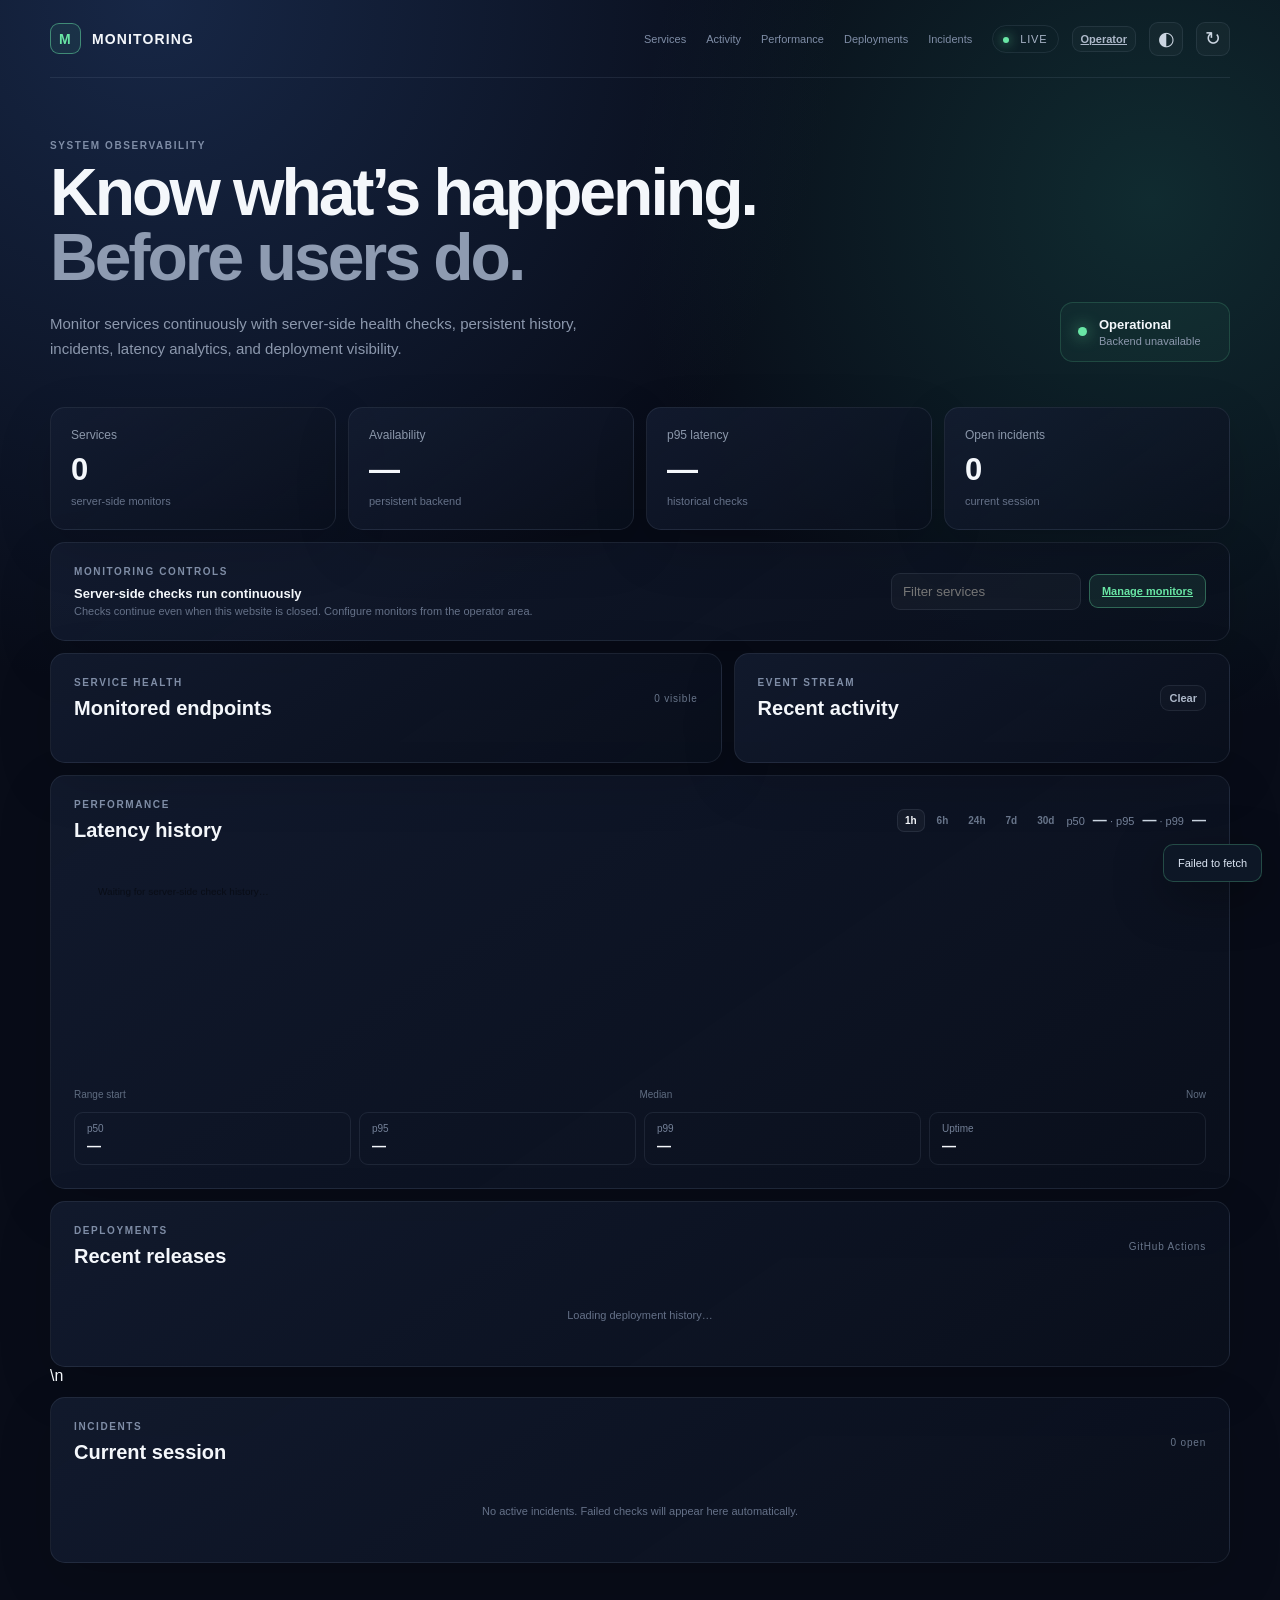
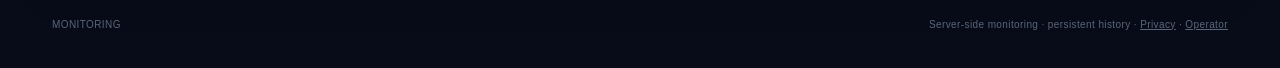
<file: index.html>
<!doctype html>
<html lang="en"><head>
<meta charset="utf-8"><meta name="viewport" content="width=device-width, initial-scale=1"><meta name="theme-color" content="#080c18">
<meta name="description" content="MONITORING — a privacy-conscious service observability dashboard."><meta name="robots" content="index,follow">
<meta http-equiv="Content-Security-Policy" content="default-src 'self'; connect-src 'self' https:; img-src 'self' data:; style-src 'self' https://fonts.googleapis.com; font-src https://fonts.gstatic.com; script-src 'self'; object-src 'none'; base-uri 'self'; form-action 'self'">
<link rel="canonical" href="https://kolkata-janta-party.github.io/MONITORING/"><link rel="icon" href="favicon.svg" type="image/svg+xml"><link rel="manifest" href="manifest.webmanifest">
<title>MONITORING — Observability Dashboard</title><link rel="preconnect" href="https://fonts.googleapis.com"><link rel="preconnect" href="https://fonts.gstatic.com" crossorigin>
<link href="https://fonts.googleapis.com/css2?family=DM+Sans:wght@400;500;600;700&family=Space+Grotesk:wght@500;600;700&display=swap" rel="stylesheet"><link rel="stylesheet" href="styles.css"></head>
<body><div class="shell">
<header class="topbar"><a class="brand" href="./" aria-label="MONITORING home"><span class="brand-mark" aria-hidden="true">M</span><span>MONITORING</span></a>
<nav class="topbar-nav" aria-label="Dashboard sections"><a href="#services-panel">Services</a><a href="#events-panel">Activity</a><a href="#performance">Performance</a><a href="#deployments">Deployments</a><a href="#incidents">Incidents</a></nav>
<div class="topbar-actions"><span class="live-pill"><i aria-hidden="true"></i> LIVE</span><a class="text-btn" href="operator.html">Operator</a><button id="themeBtn" class="icon-btn" type="button" aria-label="Toggle theme" title="Toggle theme">◐</button><button id="refreshBtn" class="icon-btn" type="button" aria-label="Run health checks" title="Run health checks">↻</button></div></header>
<main>
<section class="hero" aria-labelledby="hero-title"><div><p class="eyebrow">SYSTEM OBSERVABILITY</p><h1 id="hero-title">Know what’s happening.<br><span>Before users do.</span></h1><p class="hero-copy">Monitor services continuously with server-side health checks, persistent history, incidents, latency analytics, and deployment visibility.</p></div>
<div class="status-card" id="overallStatus" role="status" aria-live="polite"><span class="status-dot" aria-hidden="true"></span><div><strong id="overallStatusText">Operational</strong><small id="updatedAt">Ready for health checks</small></div></div></section>
<section class="kpis" aria-label="Key metrics"><article class="kpi"><span>Services</span><strong id="serviceCount">0</strong><small>server-side monitors</small></article><article class="kpi"><span>Availability</span><strong id="availability">—</strong><small>persistent backend</small></article><article class="kpi"><span>p95 latency</span><strong id="p95">—</strong><small>historical checks</small></article><article class="kpi"><span>Open incidents</span><strong id="incidentCount">0</strong><small>current session</small></article></section>
<section class="toolbar panel" aria-label="Monitoring controls"><div><p class="eyebrow">MONITORING CONTROLS</p><strong>Server-side checks run continuously</strong><small>Checks continue even when this website is closed. Configure monitors from the operator area.</small></div><div class="toolbar-actions"><label class="search"><span class="sr-only">Filter services</span><input id="serviceFilter" type="search" placeholder="Filter services" autocomplete="off"></label><a class="primary-btn" href="operator.html">Manage monitors</a></div></section>
<section class="grid"><article class="panel services-panel" id="services-panel"><div class="panel-head"><div><p class="eyebrow">SERVICE HEALTH</p><h2>Monitored endpoints</h2></div><span class="panel-meta" id="serviceMeta">0 visible</span></div><div id="services" class="service-list" aria-live="polite"></div><div id="emptyServices" class="empty-state" hidden>No endpoints match this filter.</div></article>
<article class="panel events-panel" id="events-panel"><div class="panel-head"><div><p class="eyebrow">EVENT STREAM</p><h2>Recent activity</h2></div><button id="clearEventsBtn" class="text-btn" type="button">Clear</button></div><div id="events" class="events-list" aria-live="polite"></div><div id="emptyEvents" class="empty-state" hidden>No events yet.</div></article></section>
<section class="panel chart-panel" id="performance" aria-labelledby="performance-title"><div class="panel-head"><div><p class="eyebrow">PERFORMANCE</p><h2 id="performance-title">Latency history</h2></div><div class="chart-tools"><button class="range-btn active" data-range="1h">1h</button><button class="range-btn" data-range="6h">6h</button><button class="range-btn" data-range="24h">24h</button><button class="range-btn" data-range="7d">7d</button><button class="range-btn" data-range="30d">30d</button><span class="chart-value">p50 <strong>—</strong> · p95 <strong id="chartP95">—</strong> · p99 <strong>—</strong></span></div></div><div class="chart-wrap"><canvas id="latencyChart" aria-label="API latency history" role="img"></canvas></div><div class="chart-axis" aria-hidden="true"><span>Range start</span><span>Median</span><span>Now</span></div><div class="analytics-strip"><span>p50 <b id="chartP50">—</b></span><span>p95 <b id="chartP95Bottom">—</b></span><span>p99 <b id="chartP99">—</b></span><span>Uptime <b id="chartUptime">—</b></span></div></section>
<section class="panel deployments-panel" id="deployments" aria-labelledby="deployments-title"><div class="panel-head"><div><p class="eyebrow">DEPLOYMENTS</p><h2 id="deployments-title">Recent releases</h2></div><span class="panel-meta">GitHub Actions</span></div><div id="deploymentsList" class="deployment-list" aria-live="polite"><div class="empty-state">Loading deployment history…</div></div></section>\n<section class="panel incidents-panel" id="incidents" aria-labelledby="incidents-title"><div class="panel-head"><div><p class="eyebrow">INCIDENTS</p><h2 id="incidents-title">Current session</h2></div><span class="panel-meta" id="incidentMeta">0 open</span></div><div id="incidentsList" class="incident-list" aria-live="polite"></div><div id="emptyIncidents" class="empty-state">No active incidents. Failed checks will appear here automatically.</div></section>
</main><footer><span>MONITORING</span><span>Server-side monitoring · persistent history · <a href="privacy.html">Privacy</a> · <a href="operator.html">Operator</a></span></footer></div>

<div id="toast" class="toast" role="status" aria-live="polite"></div><noscript><div class="noscript">JavaScript is required for monitoring checks and the interactive dashboard.</div></noscript><script src="app.js" defer></script>
</body></html>
</file>
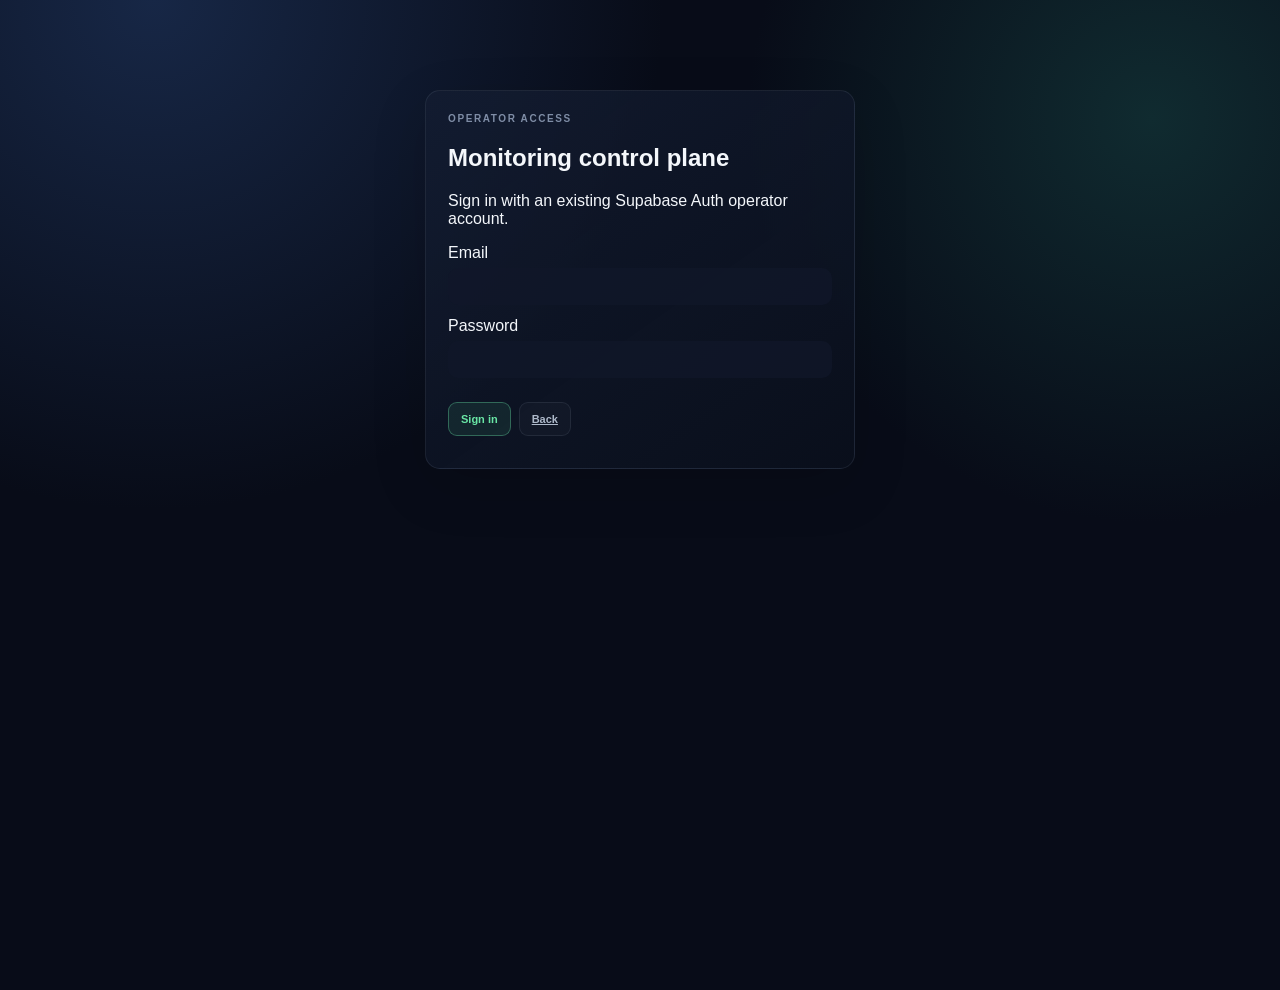
<file: operator.html>
<!doctype html>
<html lang="en"><head><meta charset="utf-8"><meta name="viewport" content="width=device-width,initial-scale=1"><meta name="theme-color" content="#080c18"><meta name="description" content="MONITORING operator console"><link rel="icon" href="favicon.svg" type="image/svg+xml"><link rel="stylesheet" href="styles.css"><link rel="stylesheet" href="operator.css"><meta http-equiv="Content-Security-Policy" content="default-src 'self'; connect-src 'self' https://zbtvhoutdmlszsngihpn.supabase.co; style-src 'self'; script-src 'self'; img-src 'self' data:; object-src 'none'; base-uri 'self'; form-action 'self'><title>Operator — MONITORING</title></head>
<body><main class="operator">
<section id="loginView" class="panel op-panel login-card"><p class="eyebrow">OPERATOR ACCESS</p><h1>Monitoring control plane</h1><p>Sign in with an existing Supabase Auth operator account.</p><form id="loginForm" class="op-form"><label class="wide">Email<input id="loginEmail" type="email" autocomplete="username" required></label><label class="wide">Password<input id="loginPassword" type="password" autocomplete="current-password" required></label><div class="op-actions wide"><button class="primary-btn" type="submit">Sign in</button><a class="ghost-btn" href="./">Back</a></div></form><p id="loginMsg" class="form-note"></p></section>
<section id="console" class="hidden"><div class="op-head"><div><p class="eyebrow">OPERATOR CONSOLE</p><h1>Monitoring control plane</h1><p id="operatorIdentity"></p></div><div class="op-actions"><a class="ghost-btn" href="./">Dashboard</a><button id="logout" class="ghost-btn">Sign out</button></div></div>
<div class="op-grid">
<section class="panel op-panel"><div class="panel-head"><div><p class="eyebrow">MONITORS</p><h2>Configure services</h2></div></div><form id="monitorForm" class="op-form"><input id="monitorId" type="hidden"><label>Name<input id="mName" required maxlength="120"></label><label>URL<input id="mUrl" type="url" required></label><label>Interval (seconds)<input id="mInterval" type="number" min="30" max="86400" value="60"></label><label>Timeout (ms)<input id="mTimeout" type="number" min="1000" max="30000" value="8000"></label><label>Failure threshold<input id="mFailure" type="number" min="1" max="20" value="2"></label><label>Recovery threshold<input id="mRecovery" type="number" min="1" max="20" value="1"></label><label>Expected HTTP min<input id="mMin" type="number" min="100" max="599" value="200"></label><label>Expected HTTP max<input id="mMax" type="number" min="100" max="599" value="399"></label><label class="wide"><span>Enabled</span><input id="mEnabled" type="checkbox" checked></label><div class="op-actions wide"><button class="primary-btn" type="submit">Save monitor</button><button id="resetMonitor" class="ghost-btn" type="button">Clear</button></div></form><div id="monitorList" class="op-list"></div></section>
<section class="panel op-panel"><p class="eyebrow">INCIDENTS</p><h2>Incident lifecycle</h2><div id="incidentList" class="op-list"></div></section>
<section class="panel op-panel"><p class="eyebrow">MAINTENANCE</p><h2>Scheduled downtime</h2><form id="maintenanceForm" class="op-form"><label>Monitor<select id="maintenanceMonitor" required></select></label><label>Reason<input id="maintenanceReason" value="Scheduled maintenance"></label><label>Starts<input id="maintenanceStart" type="datetime-local" required></label><label>Ends<input id="maintenanceEnd" type="datetime-local" required></label><div class="op-actions wide"><button class="primary-btn">Schedule</button></div></form><div id="maintenanceList" class="op-list"></div></section>
<section class="panel op-panel"><p class="eyebrow">ALERTS</p><h2>Channels & rules</h2><form id="channelForm" class="op-form"><label>Name<input id="channelName" required></label><label>Type<select id="channelType"><option value="webhook">Webhook</option><option value="email">Email</option></select></label><label class="wide">Destination<input id="channelDestination" required placeholder="https://... or alert@example.com"></label><div class="op-actions wide"><button class="primary-btn">Add channel</button></div></form><div id="channelList" class="op-list"></div><hr><form id="ruleForm" class="op-form"><label>Name<input id="ruleName" required></label><label>Channel<select id="ruleChannel" required></select></label><label>Monitor<select id="ruleMonitor"><option value="">All monitors</option></select></label><label>Trigger<select id="ruleTrigger"><option value="incident_opened">Incident opened</option><option value="incident_resolved">Recovery</option></select></label><label>Consecutive failures<input id="ruleFailures" type="number" min="1" max="20" value="2"></label><div class="op-actions wide"><button class="primary-btn">Add rule</button></div></form><div id="ruleList" class="op-list"></div></section>
<section class="panel op-panel"><p class="eyebrow">DEPLOYMENTS</p><h2>Record release events</h2><form id="deploymentForm" class="op-form"><label>Provider<input id="depProvider" value="manual"></label><label>Status<select id="depStatus"><option>success</option><option>in_progress</option><option>failure</option><option>queued</option><option>cancelled</option><option>unknown</option></select></label><label>SHA<input id="depSha"></label><label>Branch<input id="depBranch" value="main"></label><label>URL<input id="depUrl" type="url"></label><label>Monitor<select id="depMonitor"><option value="">None</option></select></label><div class="op-actions wide"><button class="primary-btn">Record deployment</button></div></form><div id="deploymentList" class="op-list"></div></section>
</div></section><div id="toast" class="toast" role="status" aria-live="polite"></div></main><script src="operator.js" defer></script></body></html>
</file>
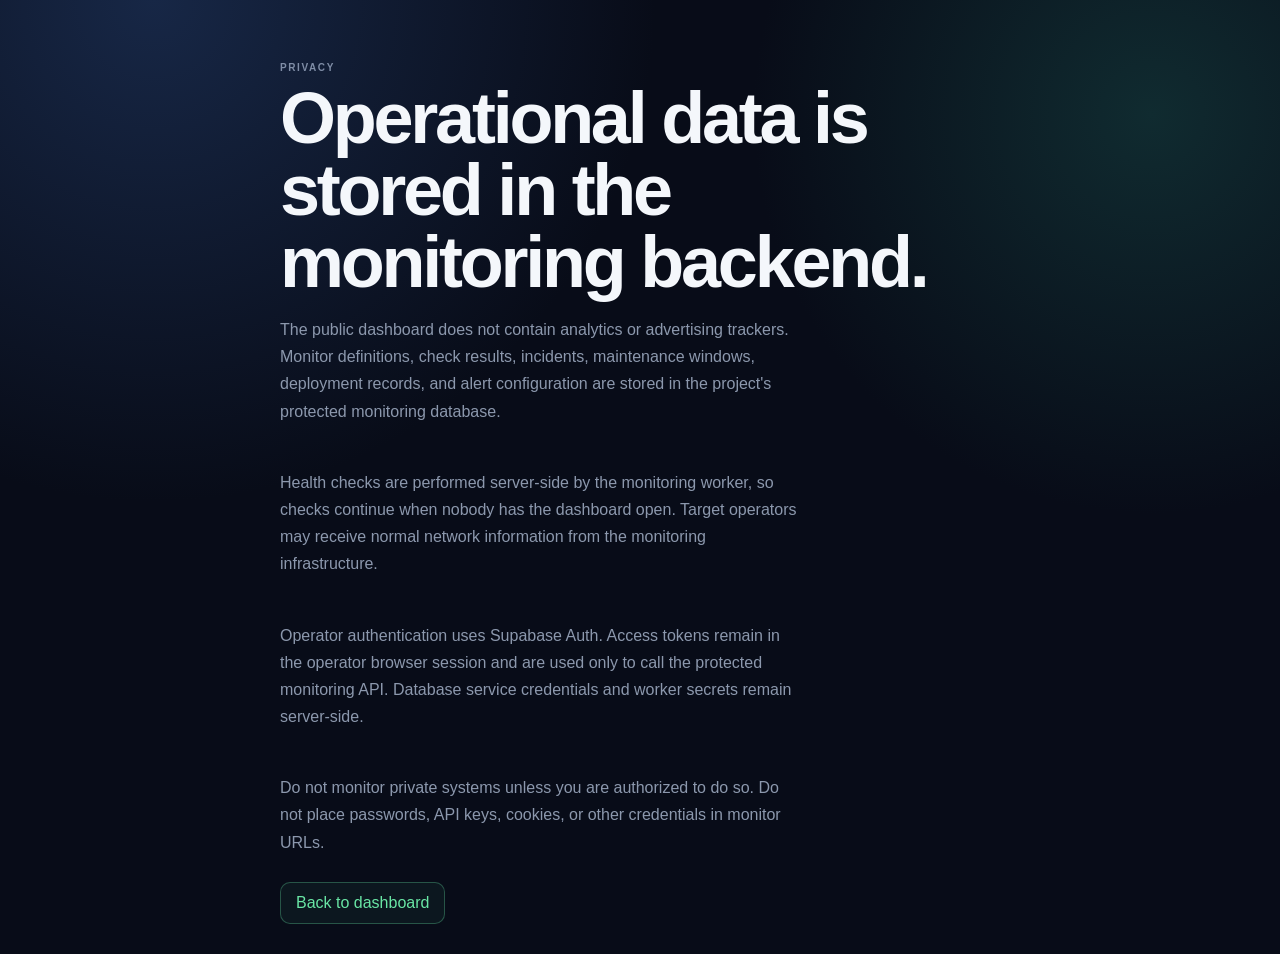
<file: privacy.html>
<!doctype html><html lang="en"><head><meta charset="utf-8"><meta name="viewport" content="width=device-width,initial-scale=1"><meta name="theme-color" content="#080c18"><meta name="description" content="MONITORING privacy information"><meta http-equiv="Content-Security-Policy" content="default-src 'self'; style-src 'self'; script-src 'self'; img-src 'self' data:; object-src 'none'; base-uri 'self'; form-action 'self'"><link rel="icon" href="favicon.svg" type="image/svg+xml"><link rel="stylesheet" href="styles.css"><title>Privacy — MONITORING</title></head><body><main class="error-page"><p class="eyebrow">PRIVACY</p><h1>Operational data is stored in the monitoring backend.</h1><p>The public dashboard does not contain analytics or advertising trackers. Monitor definitions, check results, incidents, maintenance windows, deployment records, and alert configuration are stored in the project's protected monitoring database.</p><p>Health checks are performed server-side by the monitoring worker, so checks continue when nobody has the dashboard open. Target operators may receive normal network information from the monitoring infrastructure.</p><p>Operator authentication uses Supabase Auth. Access tokens remain in the operator browser session and are used only to call the protected monitoring API. Database service credentials and worker secrets remain server-side.</p><p>Do not monitor private systems unless you are authorized to do so. Do not place passwords, API keys, cookies, or other credentials in monitor URLs.</p><a class="error-link" href="./">Back to dashboard</a></main></body></html>
</file>
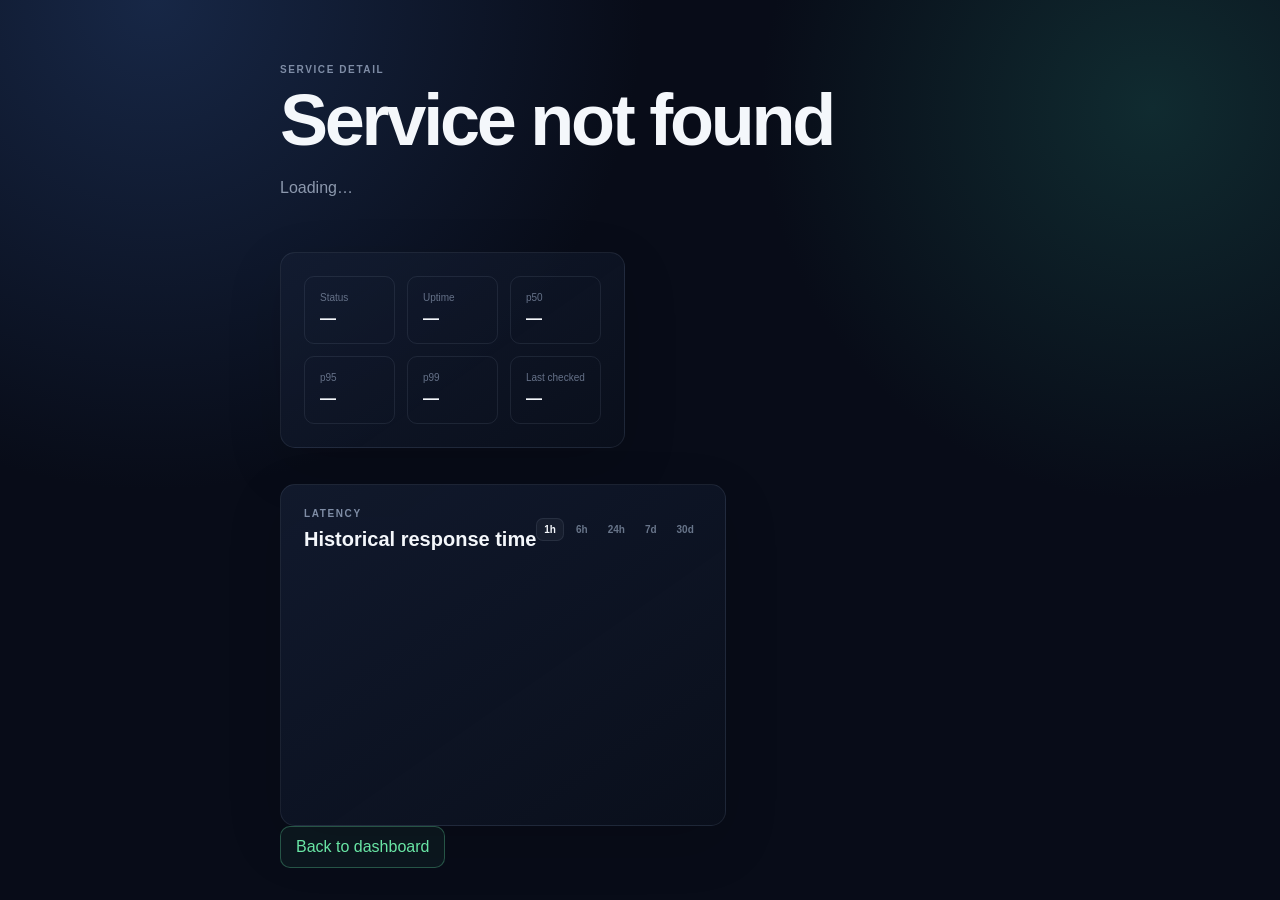
<file: service.html>
<!doctype html><html lang="en"><head><meta charset="utf-8"><meta name="viewport" content="width=device-width,initial-scale=1"><meta name="theme-color" content="#080c18"><meta name="description" content="MONITORING service detail and historical performance"><meta http-equiv="Content-Security-Policy" content="default-src 'self'; connect-src 'self' https://zbtvhoutdmlszsngihpn.supabase.co; style-src 'self'; script-src 'self'; img-src 'self' data:; object-src 'none'; base-uri 'self'; form-action 'self'"><link rel="icon" href="favicon.svg" type="image/svg+xml"><link rel="stylesheet" href="styles.css"><title>Service detail — MONITORING</title></head><body><main class="error-page service-detail"><p class="eyebrow">SERVICE DETAIL</p><h1 id="name">Service</h1><p id="url">Loading…</p><div class="panel detail-card"><div><span>Status</span><strong id="status">—</strong></div><div><span>Uptime</span><strong id="uptime">—</strong></div><div><span>p50</span><strong id="p50">—</strong></div><div><span>p95</span><strong id="p95">—</strong></div><div><span>p99</span><strong id="p99">—</strong></div><div><span>Last checked</span><strong id="checked">—</strong></div></div><section class="panel chart-panel"><div class="panel-head"><div><p class="eyebrow">LATENCY</p><h2>Historical response time</h2></div><div class="chart-tools"><button class="range-btn active" data-range="1h">1h</button><button class="range-btn" data-range="6h">6h</button><button class="range-btn" data-range="24h">24h</button><button class="range-btn" data-range="7d">7d</button><button class="range-btn" data-range="30d">30d</button></div></div><div class="chart-wrap"><canvas id="historyChart" height="280"></canvas></div><div id="codes" class="analytics-strip"></div></section><a class="error-link" href="./">Back to dashboard</a></main><script src="service-detail.js" defer></script></body></html>
</file>
<file: styles.css>
:root{--bg:#080c18;--panel:rgba(16,23,41,.76);--line:rgba(148,163,184,.13);--text:#f4f7fb;--muted:#8c98ad;--accent:#69e6a5;--blue:#78a7ff;--danger:#ff7180}
*{box-sizing:border-box}
html{scroll-behavior:smooth;scroll-padding-top:88px}
body{margin:0;background:radial-gradient(circle at 12% 0%,#172746 0,transparent 34%),radial-gradient(circle at 90% 12%,#102b30 0,transparent 28%),var(--bg);color:var(--text);font-family:"DM Sans",sans-serif;min-height:100vh}
a{color:inherit}.shell{width:min(1180px,calc(100% - 40px));margin:auto}
.topbar{min-height:78px;display:flex;align-items:center;justify-content:space-between;gap:20px;border-bottom:1px solid var(--line)}
.brand{display:flex;align-items:center;gap:11px;color:var(--text);text-decoration:none;font:700 14px "Space Grotesk",sans-serif;letter-spacing:.08em;flex-shrink:0}
.brand-mark{display:grid;place-items:center;width:31px;height:31px;border:1px solid rgba(105,230,165,.5);border-radius:9px;color:var(--accent);background:rgba(105,230,165,.07)}
.topbar-nav{display:flex;gap:20px;margin-left:auto}
.topbar-nav a{color:#7f8da6;text-decoration:none;font-size:11px}.topbar-nav a:hover,.topbar-nav a:focus-visible{color:var(--text)}
.topbar-actions{display:flex;align-items:center;gap:13px}
.live-pill{font-size:11px;color:#a9b5c8;border:1px solid var(--line);padding:7px 10px;border-radius:999px;letter-spacing:.08em}
.live-pill i{display:inline-block;width:6px;height:6px;border-radius:50%;background:var(--accent);box-shadow:0 0 12px var(--accent);margin-right:7px}
.icon-btn{border:1px solid var(--line);background:rgba(255,255,255,.03);color:#cbd5e1;width:34px;height:34px;border-radius:9px;cursor:pointer;font-size:19px}.icon-btn:hover,.icon-btn:focus-visible{border-color:rgba(105,230,165,.4);color:var(--accent)}
.icon-btn:focus-visible,.topbar-nav a:focus-visible,.brand:focus-visible{outline:2px solid var(--accent);outline-offset:3px}
main{padding:62px 0 30px}.hero{display:flex;align-items:flex-end;justify-content:space-between;gap:30px}
.eyebrow{margin:0 0 9px;color:#7f8da6;font:600 10px "Space Grotesk",sans-serif;letter-spacing:.16em}
.hero h1{font:600 clamp(38px,6vw,66px)/.99 "Space Grotesk",sans-serif;letter-spacing:-.045em;margin:0}.hero h1 span{color:#8e9bb1}
.hero-copy{max-width:570px;color:var(--muted);font-size:15px;line-height:1.7;margin:20px 0 0}
.status-card{display:flex;align-items:center;gap:12px;padding:14px 17px;border:1px solid rgba(105,230,165,.17);background:rgba(105,230,165,.045);border-radius:13px;min-width:170px}
.status-dot{width:9px;height:9px;border-radius:50%;background:var(--accent);box-shadow:0 0 16px rgba(105,230,165,.8)}
.status-card strong{display:block;font-size:13px}.status-card small{display:block;color:var(--muted);font-size:11px;margin-top:3px}
.kpis{display:grid;grid-template-columns:repeat(4,1fr);gap:12px;margin:45px 0 12px}
.kpi,.panel{border:1px solid var(--line);background:linear-gradient(145deg,rgba(20,29,50,.8),rgba(10,16,29,.72));box-shadow:0 18px 55px rgba(0,0,0,.14);border-radius:15px}
.kpi{padding:20px}.kpi>span{display:block;color:#8b97aa;font-size:12px}.kpi strong{display:block;font:600 31px "Space Grotesk",sans-serif;margin:10px 0 3px}.kpi small{color:#657188;font-size:11px}.unit{font-size:14px;color:#8895aa;margin-left:3px}
.grid{display:grid;grid-template-columns:1.15fr .85fr;gap:12px}.panel{padding:23px}.panel-head{display:flex;align-items:center;justify-content:space-between;margin-bottom:19px}.panel h2{font:600 20px "Space Grotesk",sans-serif;margin:0}.panel-meta{font-size:10px;color:#68758a;letter-spacing:.08em}
.service-list,.events-list{display:grid;gap:3px}.service{display:flex;align-items:center;justify-content:space-between;padding:13px 9px;border-radius:10px}.service:hover{background:rgba(255,255,255,.025)}
.service-name{display:flex;align-items:center;gap:10px;font-size:13px}.health{width:7px;height:7px;border-radius:50%;background:var(--accent);box-shadow:0 0 9px rgba(105,230,165,.65)}
.service-meta{display:flex;gap:18px;color:#748198;font-size:11px}.service-meta b{color:#b6c1d1;font-weight:500}
.event{position:relative;padding:0 0 18px 21px;border-left:1px solid var(--line)}.event:last-child{border-left-color:transparent}.event:before{content:"";position:absolute;left:-4px;top:3px;width:7px;height:7px;border-radius:50%;background:var(--blue);box-shadow:0 0 10px rgba(120,167,255,.45)}
.event strong{display:block;font-size:12px;font-weight:600}.event span{display:block;color:#748198;font-size:11px;margin-top:4px}
.chart-panel{margin-top:12px}.chart-value{font-size:11px;color:#748198}.chart-value strong{font:600 14px "Space Grotesk",sans-serif;color:#cbd5e1;margin-left:5px}.chart-wrap{height:220px;margin-top:4px}.chart-wrap canvas{width:100%;height:100%;display:block}.chart-axis{display:flex;justify-content:space-between;color:#5f6c80;font-size:10px;margin-top:8px}
footer{display:flex;justify-content:space-between;color:#59667a;font-size:10px;padding:26px 2px 38px;letter-spacing:.04em}.noscript{position:fixed;left:12px;right:12px;bottom:12px;padding:12px 14px;border:1px solid #6d3942;background:#24131a;color:#ffd8dd;border-radius:10px;font-size:12px}
@media(max-width:800px){.shell{width:min(100% - 26px,680px)}.topbar-nav{display:none}main{padding-top:42px}.hero{align-items:flex-start;flex-direction:column}.status-card{width:100%}.kpis{grid-template-columns:repeat(2,1fr);margin-top:32px}.grid{grid-template-columns:1fr}}
@media(max-width:480px){.topbar{min-height:68px}.live-pill{display:none}.kpi{padding:16px}.kpi strong{font-size:25px}.panel{padding:17px}.service-meta{gap:8px}.service-meta span:first-child{display:none}.hero h1{font-size:42px}footer{flex-direction:column;gap:8px}}
@media(prefers-reduced-motion:reduce){html{scroll-behavior:auto}.icon-btn{transition:none}}

.error-page{width:min(720px,calc(100% - 40px));margin:0 auto;min-height:100vh;display:flex;flex-direction:column;justify-content:center;align-items:flex-start}.error-page h1{font:600 clamp(42px,8vw,72px)/1 "Space Grotesk",sans-serif;letter-spacing:-.045em;margin:0}.error-page p:not(.eyebrow){max-width:520px;color:var(--muted);line-height:1.7;margin:18px 0 26px}.error-link{display:inline-flex;padding:11px 15px;border:1px solid rgba(105,230,165,.3);border-radius:10px;color:var(--accent);text-decoration:none;background:rgba(105,230,165,.05)}.error-link:hover,.error-link:focus-visible{border-color:var(--accent);outline:none}
.sr-only{position:absolute;width:1px;height:1px;padding:0;margin:-1px;overflow:hidden;clip:rect(0,0,0,0);white-space:nowrap;border:0}.toolbar{margin:12px 0;display:flex;align-items:center;justify-content:space-between;gap:18px}.toolbar strong{display:block;font-size:13px}.toolbar small{display:block;color:#657188;font-size:11px;margin-top:4px}.toolbar-actions{display:flex;align-items:center;gap:8px}.search input{width:190px;background:rgba(255,255,255,.03);border:1px solid var(--line);border-radius:9px;padding:10px 11px;color:var(--text);outline:none}.search input:focus{border-color:rgba(105,230,165,.5)}.primary-btn,.ghost-btn,.text-btn{font:600 11px "DM Sans",sans-serif;border-radius:9px;padding:10px 12px;cursor:pointer}.primary-btn{border:1px solid rgba(105,230,165,.35);background:rgba(105,230,165,.09);color:var(--accent)}.ghost-btn,.text-btn{border:1px solid var(--line);background:rgba(255,255,255,.025);color:#aeb9ca}.text-btn{padding:6px 8px}.primary-btn:hover,.primary-btn:focus-visible,.ghost-btn:hover,.ghost-btn:focus-visible{border-color:var(--accent);outline:none}.service{gap:12px}.service-main{min-width:0}.service-name{font-weight:600}.service-sub{display:block;color:#59667a;font-size:10px;margin-top:3px;white-space:nowrap;overflow:hidden;text-overflow:ellipsis;max-width:430px}.service-state{display:flex;align-items:center;gap:9px}.service-actions{display:flex;gap:5px}.mini-btn{border:0;background:none;color:#68758a;cursor:pointer;font-size:12px;padding:5px}.mini-btn:hover{color:var(--text)}.health.degraded{background:#f0c36a;box-shadow:0 0 9px rgba(240,195,106,.45)}.health.down{background:var(--danger);box-shadow:0 0 9px rgba(255,113,128,.55)}.incidents-panel{margin-top:12px}.incident{display:flex;justify-content:space-between;gap:15px;padding:12px;border:1px solid rgba(255,113,128,.15);background:rgba(255,113,128,.04);border-radius:10px}.incident strong{font-size:12px}.incident span{display:block;color:#8b97aa;font-size:11px;margin-top:3px}.incident time{color:#8b97aa;font-size:10px;white-space:nowrap}.empty-state{padding:22px 10px;text-align:center;color:#657188;font-size:11px}.dialog{border:0;padding:0;background:transparent;color:var(--text);max-width:min(500px,calc(100% - 24px));width:100%}.dialog::backdrop{background:rgba(0,0,0,.68);backdrop-filter:blur(5px)}.dialog-card{padding:23px;border:1px solid var(--line);background:#0d1424;border-radius:15px;box-shadow:0 24px 90px rgba(0,0,0,.5)}.dialog-card label{display:block;color:#aeb9ca;font-size:11px;margin:14px 0}.dialog-card input{display:block;width:100%;margin-top:7px;padding:11px;border:1px solid var(--line);border-radius:9px;background:#080c18;color:var(--text);outline:none}.dialog-card input:focus{border-color:rgba(105,230,165,.5)}.form-note{color:#657188;font-size:10px;line-height:1.6}.dialog-actions{display:flex;justify-content:flex-end;gap:8px;margin-top:18px}.close-btn{border:0;background:none;color:#8b97aa;font-size:22px;cursor:pointer}.toast{position:fixed;right:18px;bottom:18px;max-width:340px;padding:12px 14px;border:1px solid rgba(105,230,165,.25);background:#0d1726;color:#dce6f4;border-radius:10px;font-size:11px;box-shadow:0 15px 50px rgba(0,0,0,.35);transform:translateY(15px);opacity:0;pointer-events:none;transition:.2s}.toast.show{transform:none;opacity:1}.status-card.warning{border-color:rgba(240,195,106,.25);background:rgba(240,195,106,.05)}.status-card.warning .status-dot{background:#f0c36a}.status-card.down{border-color:rgba(255,113,128,.25);background:rgba(255,113,128,.05)}.status-card.down .status-dot{background:var(--danger)}
@media(max-width:800px){.toolbar{align-items:stretch;flex-direction:column}.toolbar-actions{flex-wrap:wrap}.search{flex:1}.search input{width:100%}}@media(max-width:480px){.toolbar-actions>*{flex:1}.toolbar-actions .search{flex-basis:100%}.service-meta{display:none}.service-sub{max-width:180px}.incident{align-items:flex-start;flex-direction:column}}.detail-card{margin:24px 0;display:grid;grid-template-columns:repeat(3,1fr);gap:12px}.detail-card div{padding:15px;border:1px solid var(--line);border-radius:10px}.detail-card span{display:block;color:#657188;font-size:10px}.detail-card strong{display:block;margin-top:7px;font-size:16px}.service-detail{align-items:flex-start}.service-detail h1{max-width:800px}.service-detail>p:not(.eyebrow){max-width:760px}@media(max-width:600px){.detail-card{grid-template-columns:1fr}}
:root.light{--bg:#f5f7fb;--panel:rgba(255,255,255,.88);--line:rgba(15,23,42,.12);--text:#111827;--muted:#526074}
.light body{background:radial-gradient(circle at 12% 0%,#dce7fb 0,transparent 34%),radial-gradient(circle at 90% 12%,#dff6ee 0,transparent 28%),var(--bg)}
.light .kpi,.light .panel{background:rgba(255,255,255,.82);box-shadow:0 18px 55px rgba(15,23,42,.08)}
.light .dialog-card{background:#fff}.light .dialog-card input,.light .search input{background:#f8fafc;color:#111827}
.chart-tools{display:flex;align-items:center;gap:4px}.range-btn{border:1px solid transparent;background:transparent;color:#68758a;border-radius:7px;padding:5px 7px;font:600 10px "DM Sans",sans-serif;cursor:pointer}.range-btn.active,.range-btn:hover{border-color:var(--line);background:rgba(255,255,255,.04);color:var(--text)}
@media(max-width:600px){.chart-tools{flex-wrap:wrap;justify-content:flex-end}.chart-value{width:100%;text-align:right}}

.deployments-panel{margin-top:12px}.deployment-list{display:grid;gap:7px}.deployment{display:flex;align-items:center;justify-content:space-between;gap:12px;padding:11px 12px;border:1px solid transparent;border-radius:9px;text-decoration:none}.deployment:hover{background:rgba(255,255,255,.025);border-color:var(--line)}.deployment strong{display:block;font-size:11px;color:#cbd5e1}.deployment small{display:block;color:#68758a;font-size:10px;margin-top:3px}.deployment>b{font-size:10px;font-weight:600;text-transform:uppercase}.deployment .success{color:var(--accent)}.deployment .failure{color:var(--danger)}.deployment .pending{color:#f0c36a}
.analytics-strip{display:flex;gap:8px;flex-wrap:wrap;margin-top:12px}.analytics-strip>span{flex:1;min-width:100px;padding:10px 12px;border:1px solid var(--line);border-radius:9px;color:#748198;font-size:10px}.analytics-strip b{display:block;margin-top:4px;color:var(--text);font:600 14px 'Space Grotesk',sans-serif}.analytics-strip span+span{}
</file>
<file: operator.css>
.operator{max-width:1200px;margin:auto;padding:32px 18px}.op-head{display:flex;justify-content:space-between;gap:18px;align-items:center;margin-bottom:24px}.op-grid{display:grid;grid-template-columns:1fr 1fr;gap:18px}.op-panel{padding:22px}.op-form{display:grid;grid-template-columns:repeat(2,minmax(0,1fr));gap:12px}.op-form label{display:grid;gap:6px}.op-form .wide{grid-column:1/-1}.op-form input,.op-form select{width:100%;padding:11px 12px;border:1px solid var(--border);border-radius:10px;background:var(--panel);color:inherit}.op-actions{display:flex;gap:8px;flex-wrap:wrap;margin-top:12px}.op-list{display:grid;gap:9px;margin-top:14px}.op-row{display:flex;justify-content:space-between;gap:12px;align-items:center;padding:12px;border:1px solid var(--border);border-radius:10px;background:var(--panel)}.op-row small{display:block;color:var(--muted)}.op-row-actions{display:flex;gap:6px}.login-card{max-width:430px;margin:10vh auto}.hidden{display:none!important}.op-stat{display:flex;justify-content:space-between;padding:14px;border:1px solid var(--border);border-radius:10px}.danger{color:#ff7b7b}.success{color:#62d6a5}@media(max-width:800px){.op-grid{grid-template-columns:1fr}.op-form{grid-template-columns:1fr}.op-head{align-items:flex-start;flex-direction:column}}
</file>
